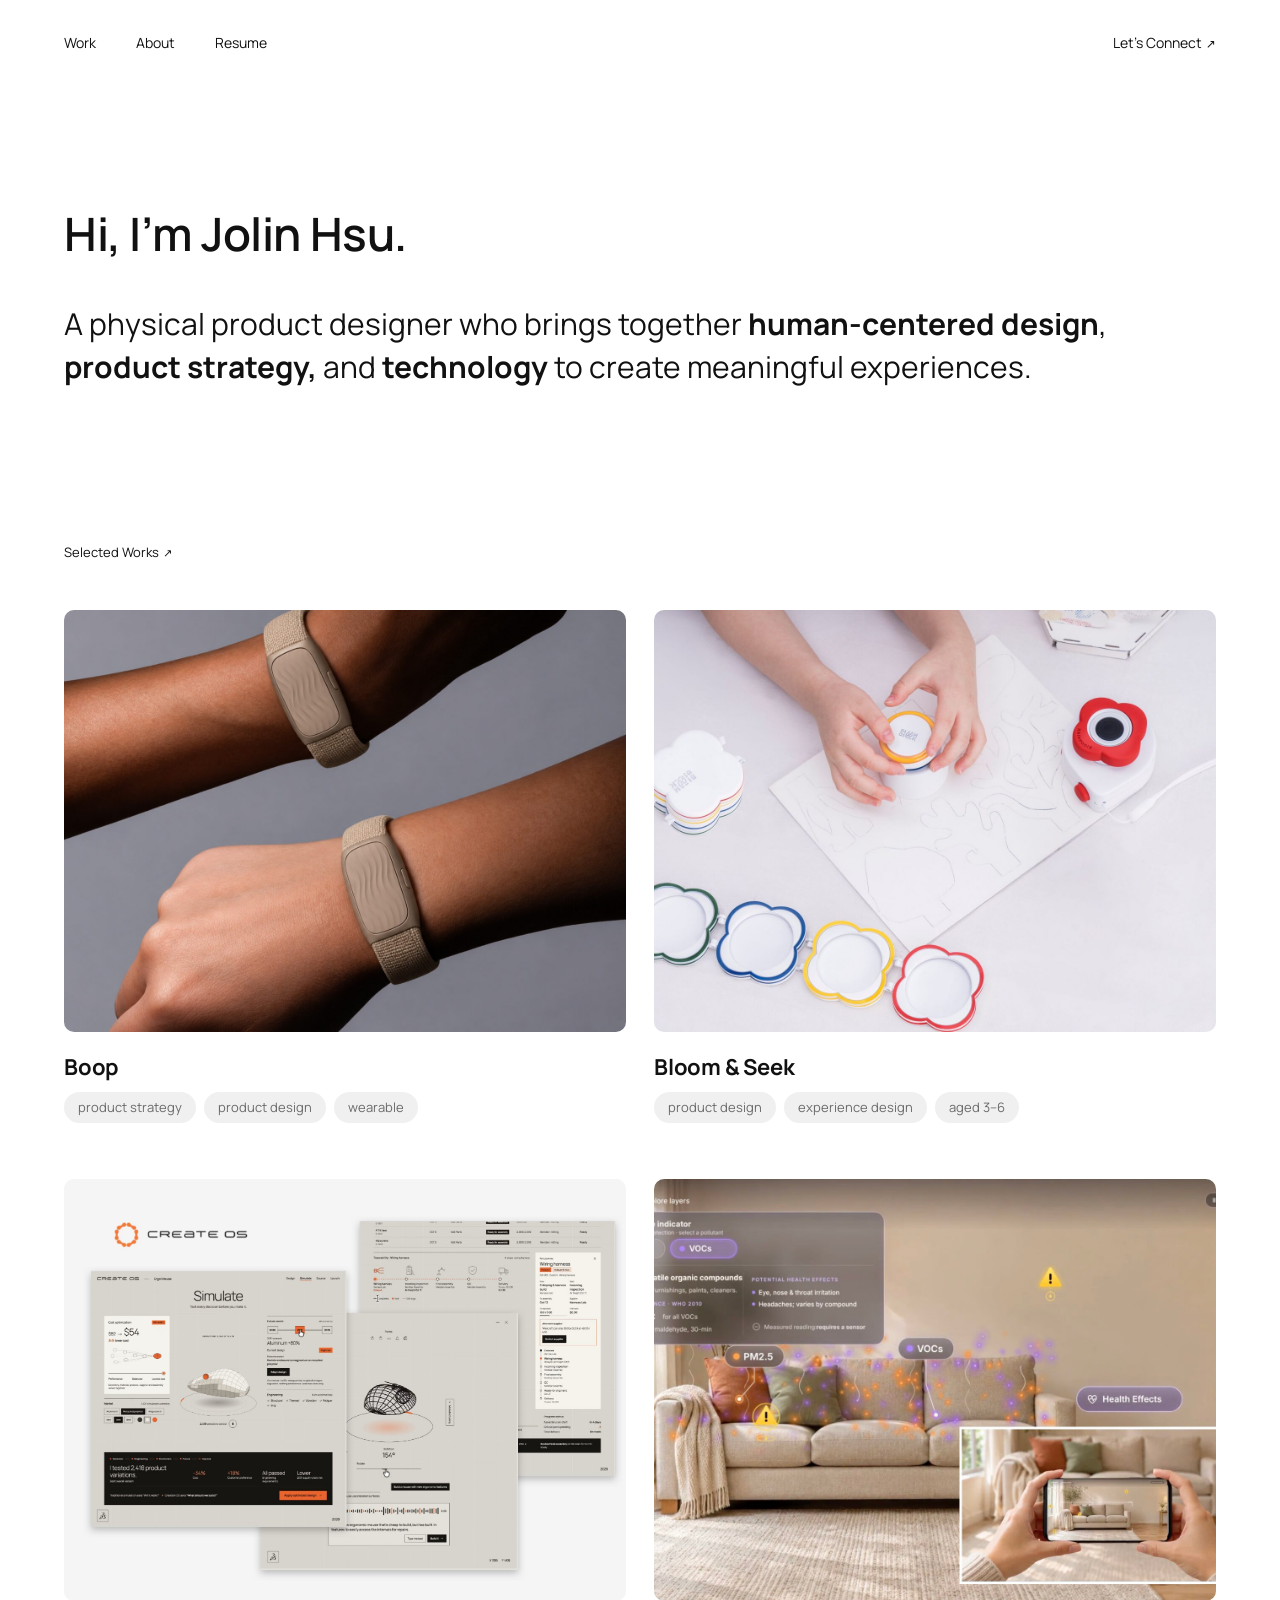
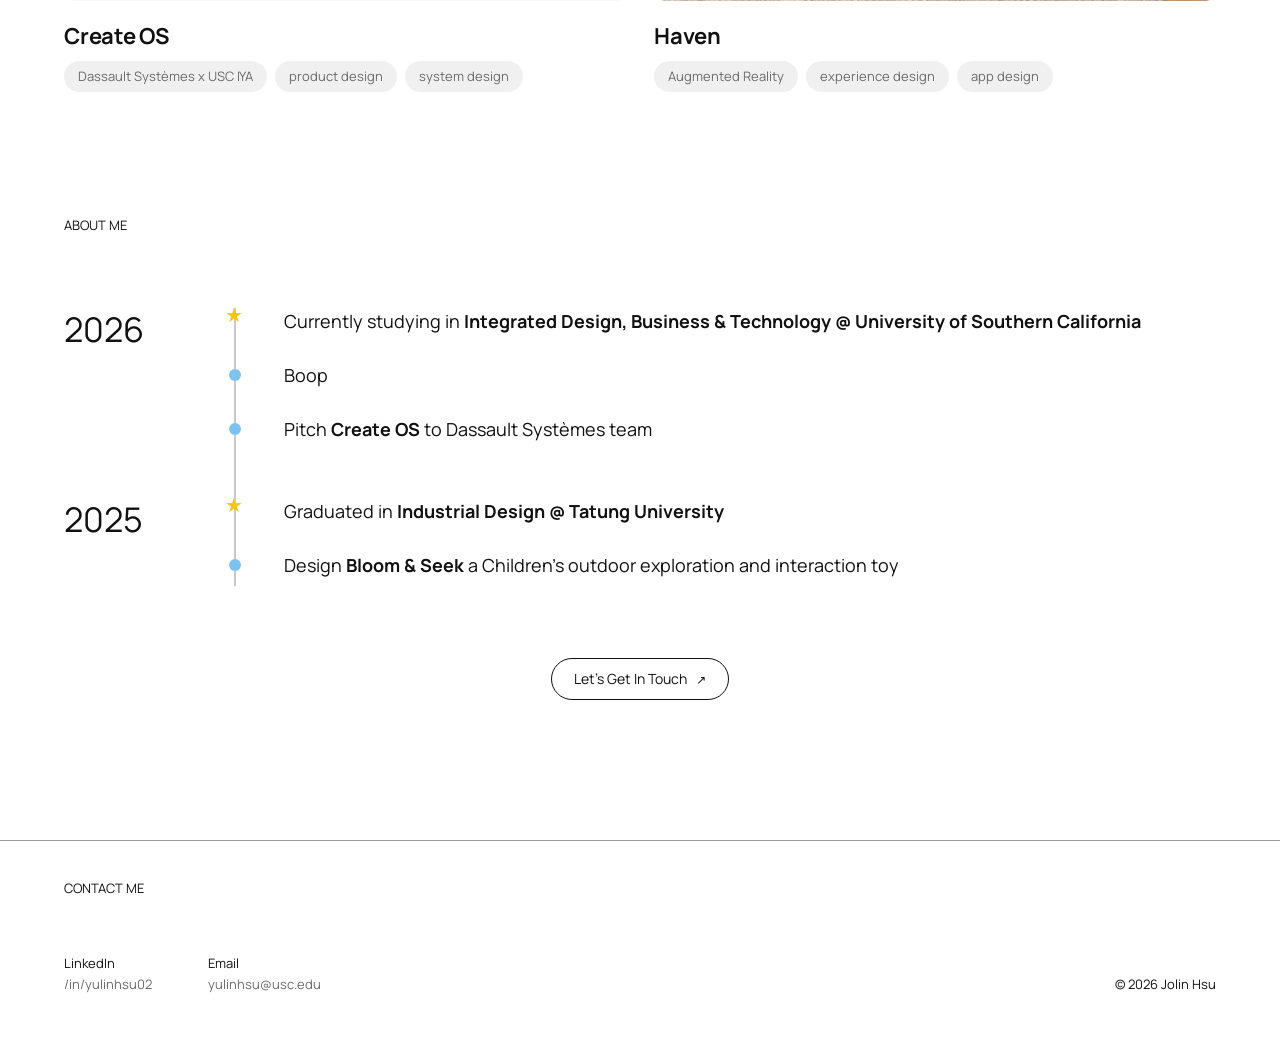
<file: index.html>
<!doctype html>
<html lang="en">
<head>
  <meta charset="utf-8">
  <meta name="viewport" content="width=device-width, initial-scale=1">
  <title>Jolin Hsu · Physical Product Designer</title>
  <meta name="description" content="Jolin (Yu Lin) Hsu, a physical product designer bringing together human-centered design, product strategy and technology.">
  <link rel="preconnect" href="https://fonts.googleapis.com">
  <link rel="preconnect" href="https://fonts.gstatic.com" crossorigin>
  <link href="https://fonts.googleapis.com/css2?family=Manrope:wght@400;500;600;700&display=swap" rel="stylesheet">
  <link rel="stylesheet" href="assets/style.css?v=5">
</head>
<body>
  <header class="site-header">
    <div class="wrap">
      <ul class="nav">
        <li><a href="#work">Work</a></li>
        <li><a href="#about">About</a></li>
        <li><a href="resume/">Resume</a></li>
      </ul>
      <a class="connect arrow" href="https://www.linkedin.com/in/yulinhsu02" target="_blank" rel="noopener">Let's Connect</a>
    </div>
  </header>

  <main>
    <section class="intro">
      <div class="wrap">
        <h1>Hi, I’m Jolin Hsu.</h1>
        <p>A physical product designer who brings together <strong>human-centered design</strong>, <strong>product strategy,</strong> and <strong>technology</strong> to create meaningful experiences.</p>
      </div>
    </section>

    <section id="work">
      <div class="wrap">
        <p class="label arrow">Selected Works</p>
        <div class="grid">
          <a class="card" href="boop/" data-cursor="View me">
            <div class="card-media"><img src="assets/img/boop-card.jpg" alt="Two wrists wearing the Boop band, an oatmeal woven wristband with a textured plate"></div>
            <h3>Boop</h3>
            <div class="tags"><span class="tag">product strategy</span><span class="tag">product design</span><span class="tag">wearable</span></div>
          </a>
          <div class="card" data-cursor="Coming soon">
            <span class="soon-badge">Coming soon</span>
            <div class="card-media"><img src="assets/img/bloom-seek-card.jpg" alt="A child's hands pressing a flower-shaped ring onto a cardboard sheet, with colourful rings and a red flower-shaped scanner" loading="lazy"></div>
            <h3>Bloom &amp; Seek</h3>
            <div class="tags"><span class="tag">product design</span><span class="tag">experience design</span><span class="tag">aged 3–6</span></div>
          </div>
          <div class="card" data-cursor="Coming soon">
            <span class="soon-badge">Coming soon</span>
            <div class="card-media"><img src="assets/img/create-os-card.jpg?v=3" alt="Three Create OS interface screens: a simulation dashboard, a voice-driven 3D modelling view and a parts traceability view" loading="lazy"></div>
            <h3>Create OS</h3>
            <div class="tags"><span class="tag">Dassault Systèmes x USC IYA</span><span class="tag">product design</span><span class="tag">system design</span></div>
          </div>
          <div class="card" data-cursor="Coming soon">
            <span class="soon-badge">Coming soon</span>
            <div class="card-media"><img src="assets/img/haven-card.jpg" alt="Haven augmented reality view of a living room showing air pollutant particles around a sofa, with a phone held up to scan the room" loading="lazy"></div>
            <h3>Haven</h3>
            <div class="tags"><span class="tag">Augmented Reality</span><span class="tag">experience design</span><span class="tag">app design</span></div>
          </div>
        </div>
      </div>
    </section>

    <section class="about" id="about">
      <div class="wrap">
        <p class="label">ABOUT ME</p>
        <div class="timeline">
          <div class="year">
            <div class="year-num">2026</div>
            <ul class="events">
              <li class="milestone">Currently studying in <strong>Integrated Design, Business &amp; Technology @ University of Southern California</strong></li>
              <li><a href="boop/">Boop</a></li>
              <li>Pitch <strong>Create OS</strong> to Dassault Systèmes team</li>
            </ul>
          </div>
          <div class="year">
            <div class="year-num">2025</div>
            <ul class="events">
              <li class="milestone">Graduated in <strong>Industrial Design @ Tatung University</strong></li>
              <li>Design <strong>Bloom &amp; Seek</strong> a Children’s outdoor exploration and interaction toy</li>
            </ul>
          </div>
        </div>
        <div class="cta-row"><a class="pill-outline arrow" href="mailto:yulinhsu@usc.edu">Let’s Get In Touch</a></div>
      </div>
    </section>
  </main>

  <footer class="site-footer" id="contact">
    <div class="wrap">
      <h2>Contact me</h2>
      <div class="footer-row">
        <div class="contacts">
          <a href="https://www.linkedin.com/in/yulinhsu02" target="_blank" rel="noopener">LinkedIn<span>/in/yulinhsu02</span></a>
          <a href="mailto:yulinhsu@usc.edu">Email<span>yulinhsu@usc.edu</span></a>
        </div>
        <span>© 2026 Jolin Hsu</span>
      </div>
    </div>
  </footer>
  <script src="assets/cursor.js?v=5"></script>
</body>
</html>
</file>
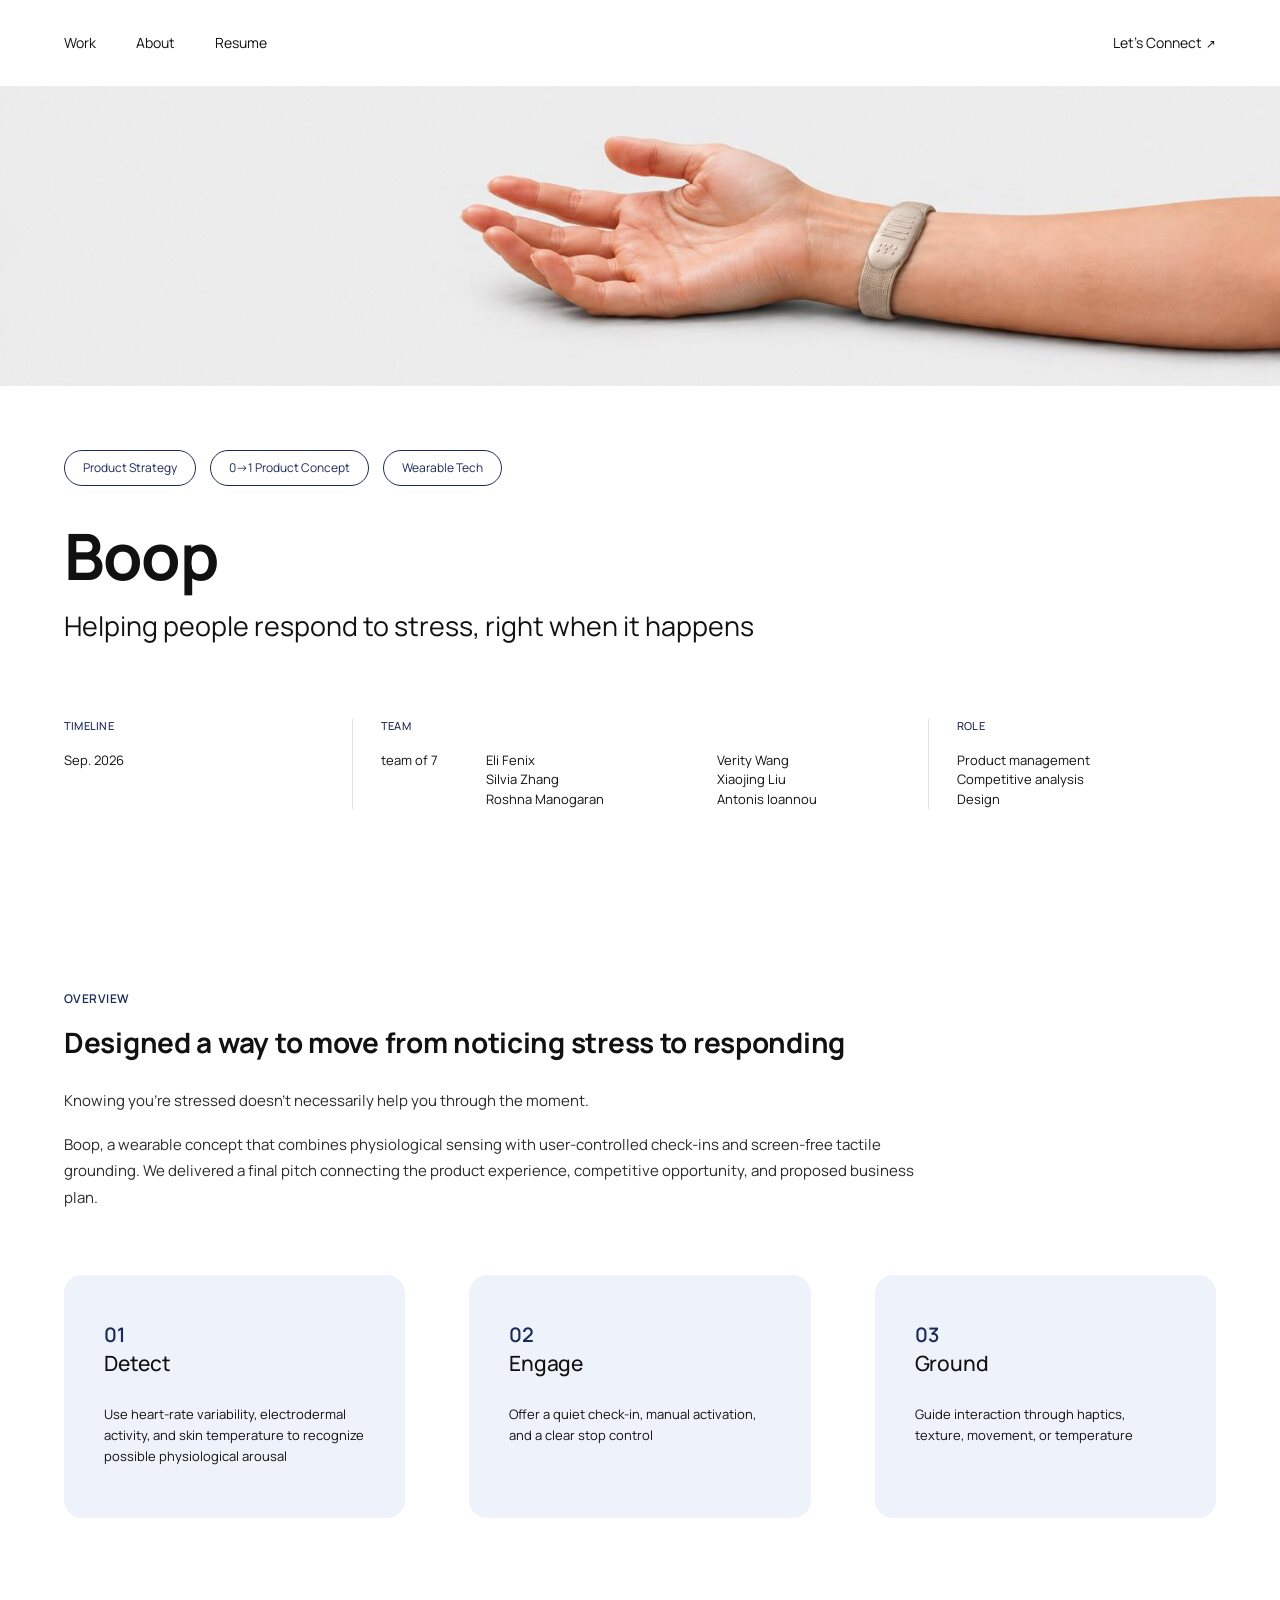
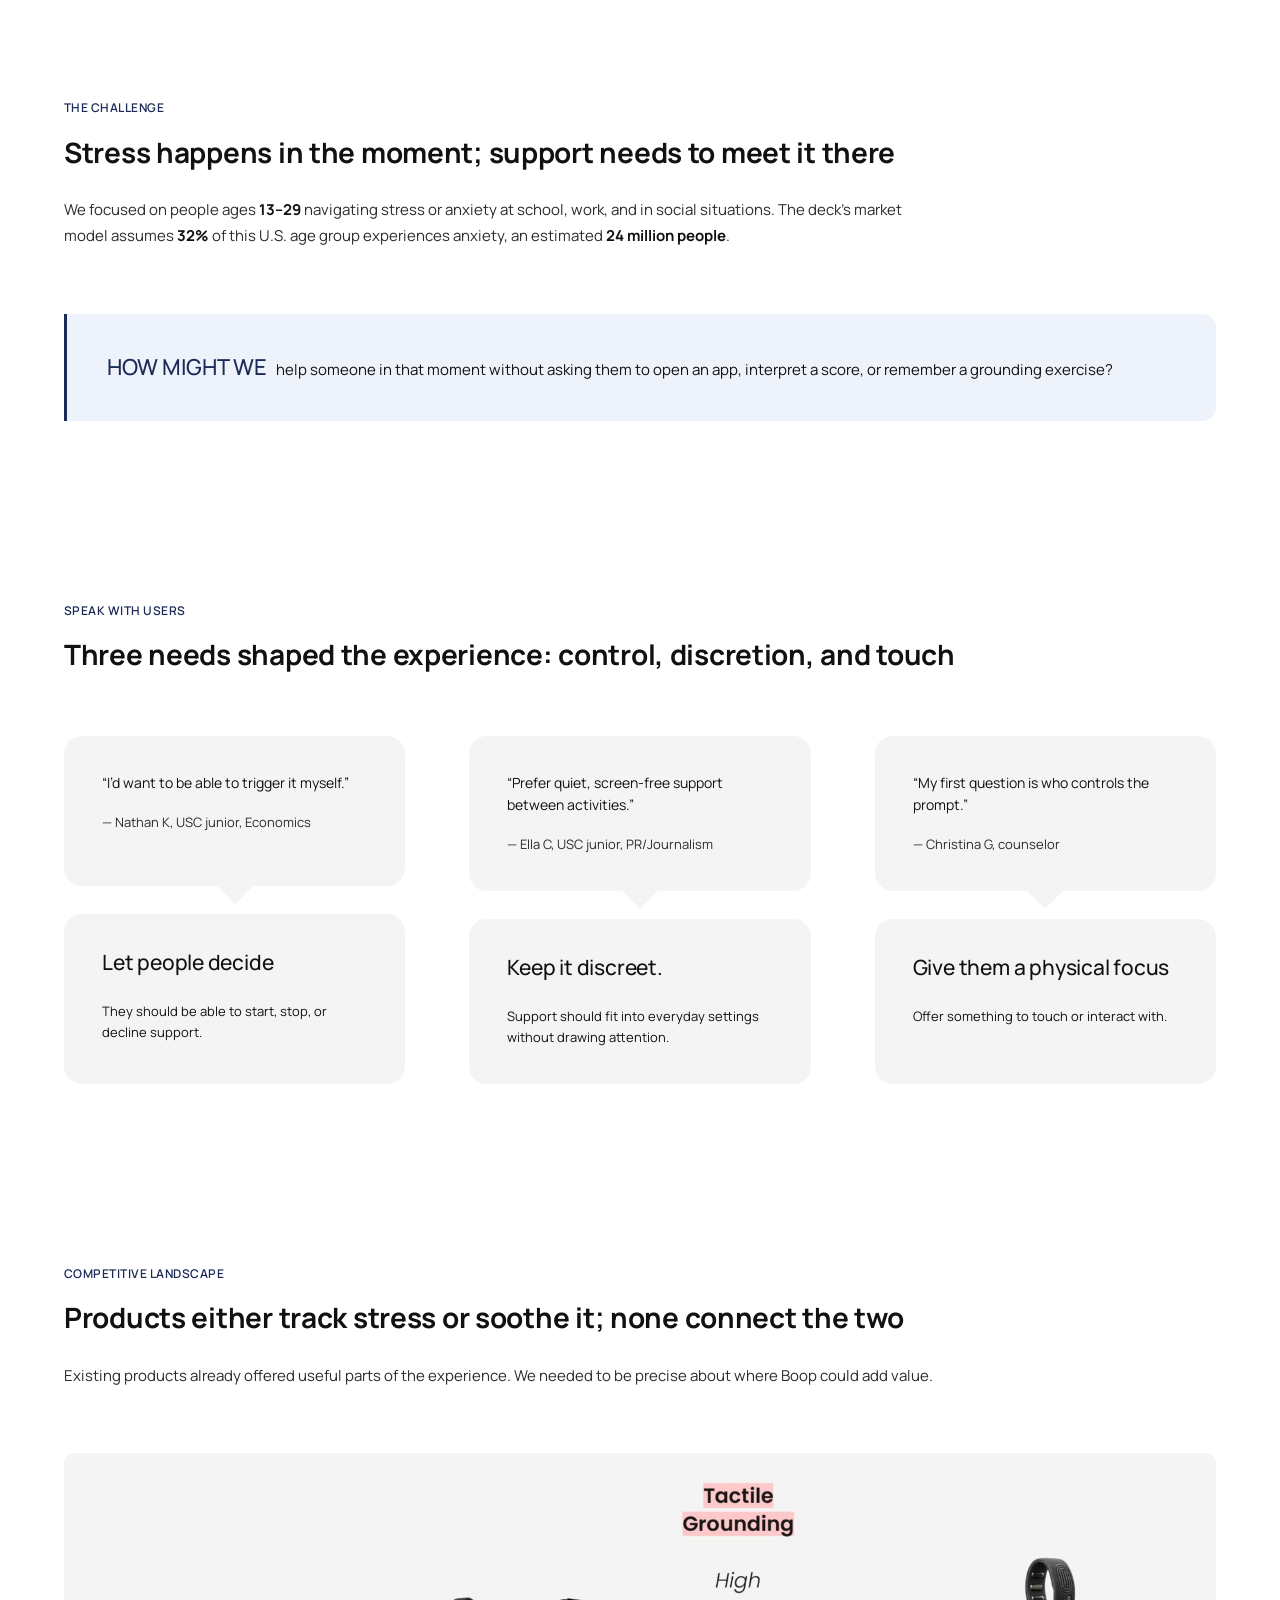
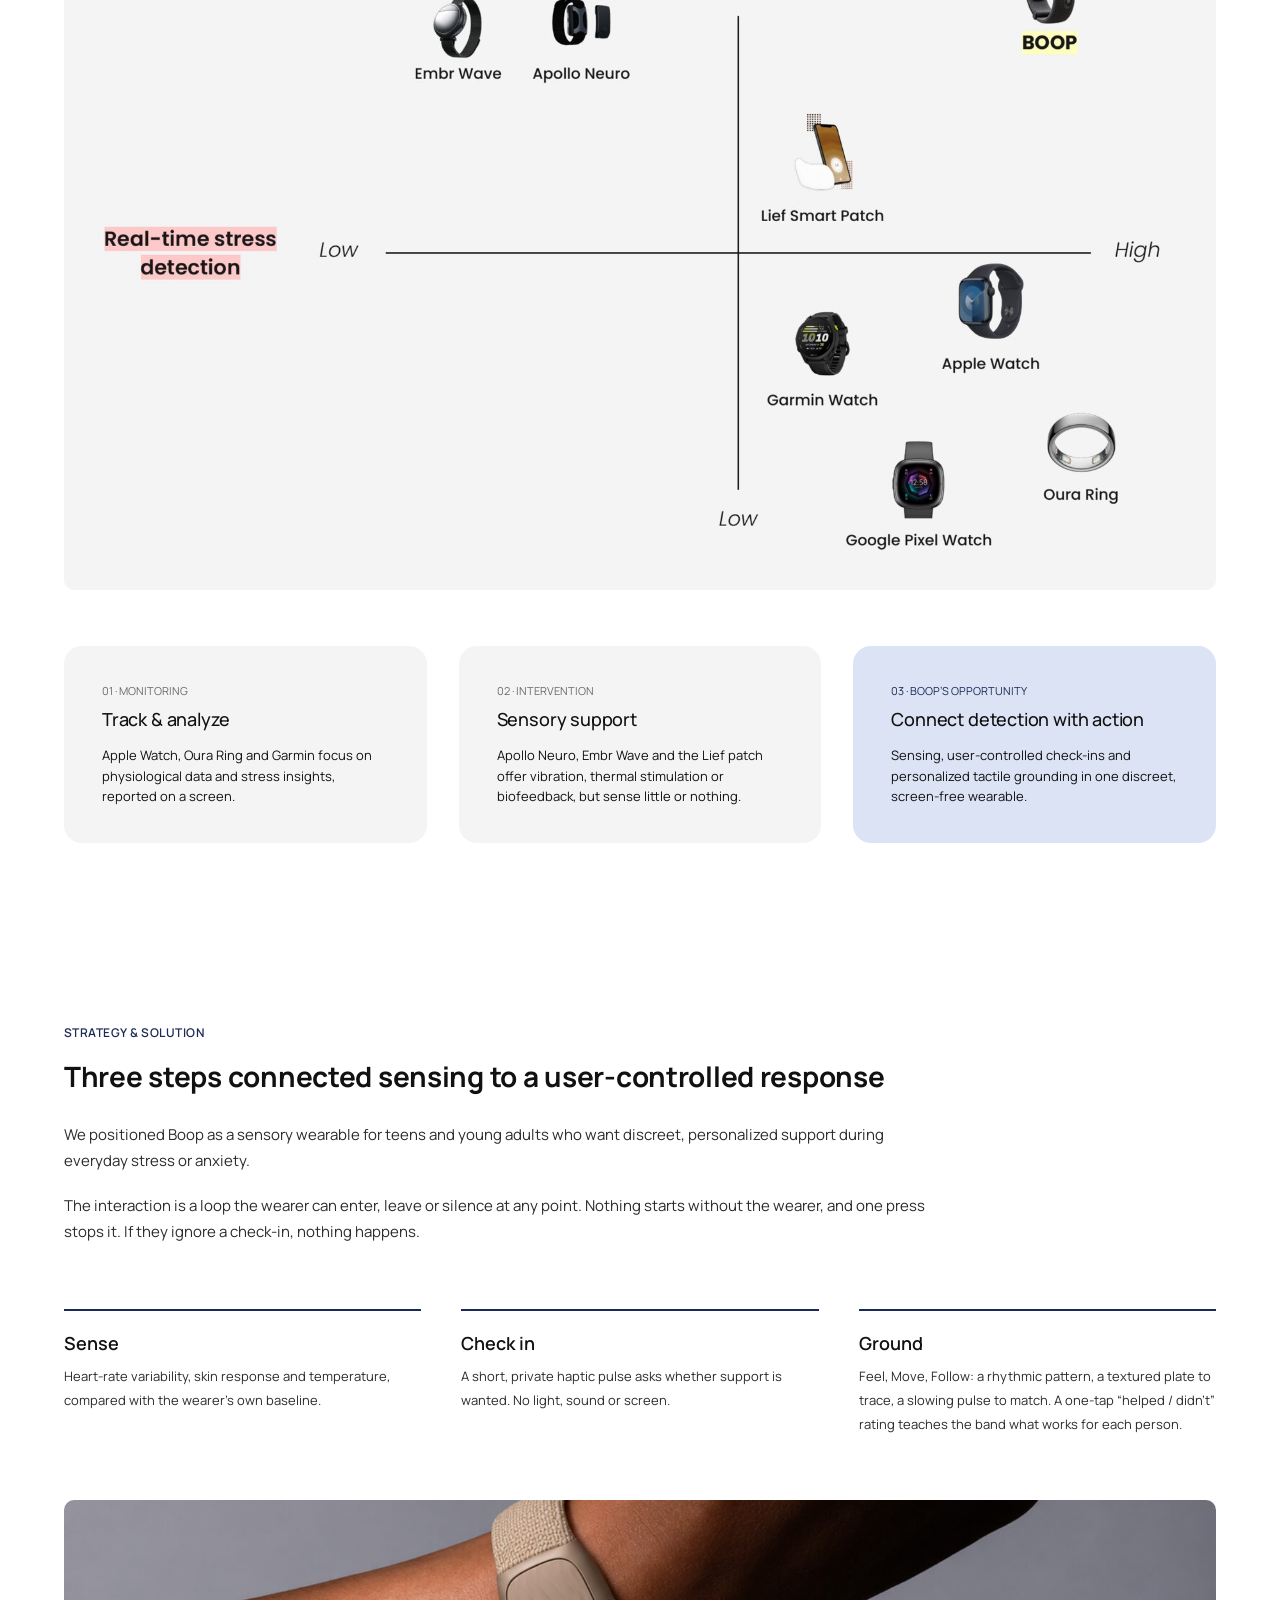
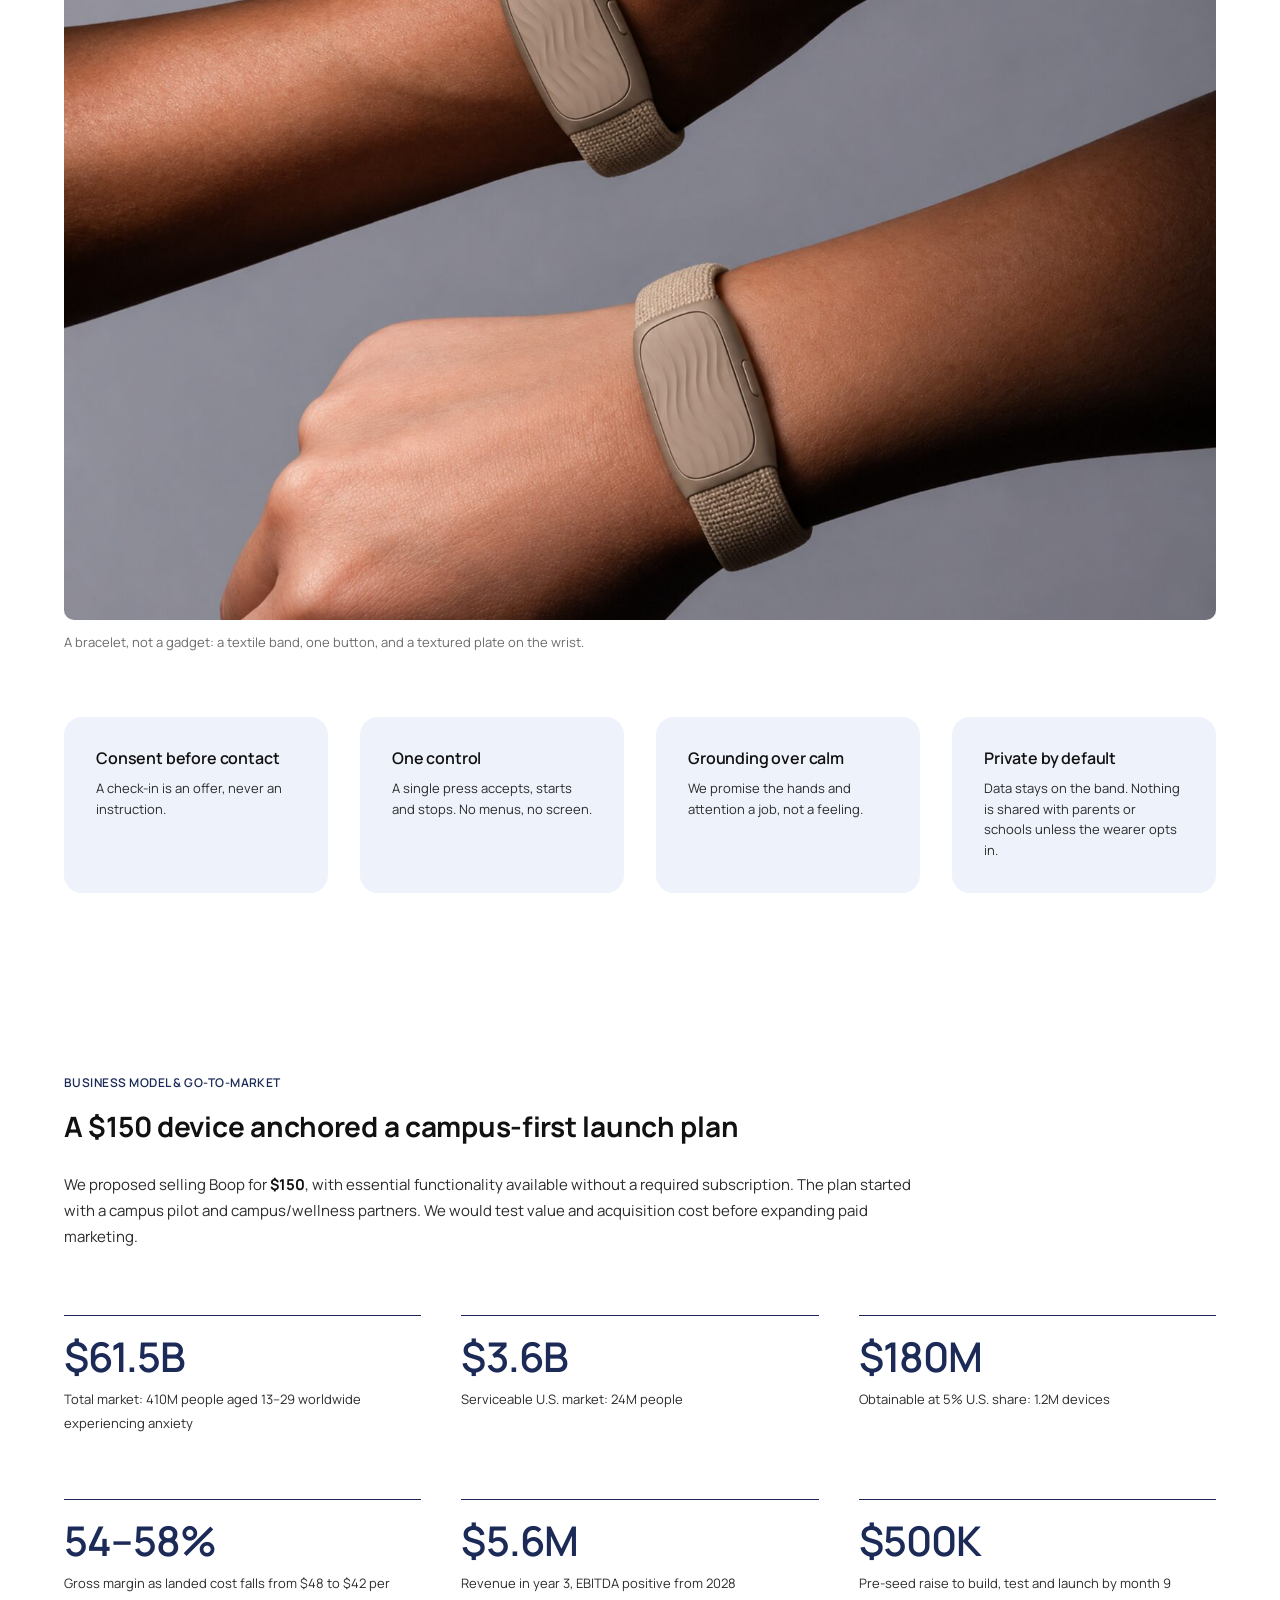
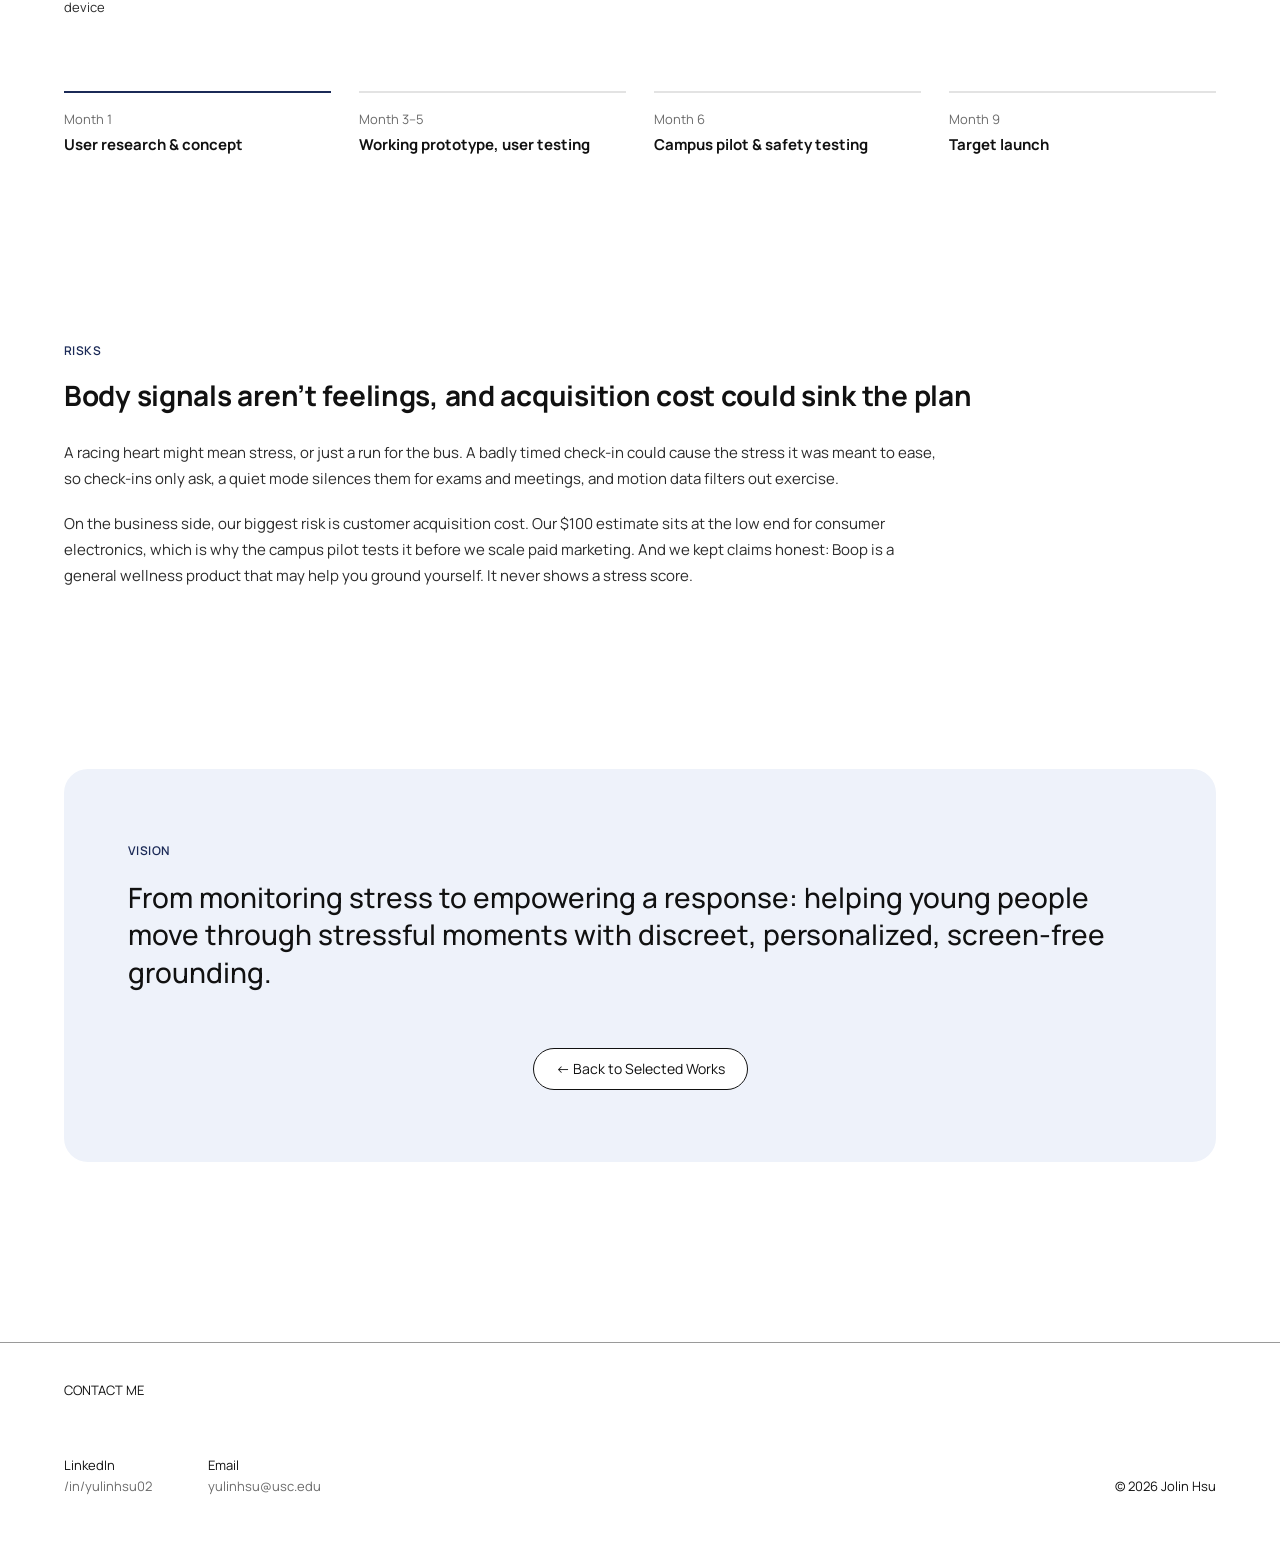
<file: boop/index.html>
<!doctype html>
<html lang="en">
<head>
  <meta charset="utf-8">
  <meta name="viewport" content="width=device-width, initial-scale=1">
  <title>Boop · Jolin Hsu</title>
  <meta name="description" content="Boop: a screen-free wearable concept that helps people respond to stress, right when it happens.">
  <link rel="preconnect" href="https://fonts.googleapis.com">
  <link rel="preconnect" href="https://fonts.gstatic.com" crossorigin>
  <link href="https://fonts.googleapis.com/css2?family=Manrope:wght@400;500;600;700&display=swap" rel="stylesheet">
  <link rel="stylesheet" href="../assets/style.css?v=5">
</head>
<body class="page-boop">
  <header class="site-header">
    <div class="wrap">
      <ul class="nav">
        <li><a href="../#work">Work</a></li>
        <li><a href="../#about">About</a></li>
        <li><a href="../resume/">Resume</a></li>
      </ul>
      <a class="connect arrow" href="https://www.linkedin.com/in/yulinhsu02" target="_blank" rel="noopener">Let's Connect</a>
    </div>
  </header>

  <main>
    <div class="cs-hero">
      <img src="../assets/img/boop-hero.jpg" alt="An open hand resting on a table, wearing a slim oatmeal textile wristband" width="1280" height="300">
    </div>

    <section class="cs-head">
      <div class="wrap">
        <div class="pills"><span>Product Strategy</span><span>0→1 Product Concept</span><span>Wearable Tech</span></div>
        <h1>Boop</h1>
        <p class="sub">Helping people respond to stress, right when it happens</p>

        <div class="meta">
          <div>
            <h2>Timeline</h2>
            <p>Sep. 2026</p>
          </div>
          <div>
            <h2>Team</h2>
            <div class="team">
              <p>team of 7</p>
              <ul><li>Eli Fenix</li><li>Silvia Zhang</li><li>Roshna Manogaran</li></ul>
              <ul><li>Verity Wang</li><li>Xiaojing Liu</li><li>Antonis Ioannou</li></ul>
            </div>
          </div>
          <div>
            <h2>Role</h2>
            <p>Product management<br>Competitive analysis<br>Design</p>
          </div>
        </div>
      </div>
    </section>

    <!-- Overview -->
    <section class="cs-section">
      <div class="wrap">
        <p class="kicker">Overview</p>
        <h2>Designed a way to move from noticing stress to responding</h2>
        <div class="body">
          <p>Knowing you’re stressed doesn’t necessarily help you through the moment.</p>
          <p>Boop, a wearable concept that combines physiological sensing with user-controlled check-ins and screen-free tactile grounding. We delivered a final pitch connecting the product experience, competitive opportunity, and proposed business plan.</p>
        </div>
        <div class="cards-3">
          <div class="step-card"><p class="n">01</p><h3>Detect</h3><p>Use heart-rate variability, electrodermal activity, and skin temperature to recognize possible physiological arousal</p></div>
          <div class="step-card"><p class="n">02</p><h3>Engage</h3><p>Offer a quiet check-in, manual activation, and a clear stop control</p></div>
          <div class="step-card"><p class="n">03</p><h3>Ground</h3><p>Guide interaction through haptics, texture, movement, or temperature</p></div>
        </div>
      </div>
    </section>

    <!-- Challenge -->
    <section class="cs-section">
      <div class="wrap">
        <p class="kicker">The challenge</p>
        <h2>Stress happens in the moment; support needs to meet it there</h2>
        <div class="body">
          <p>We focused on people ages <b>13–29</b> navigating stress or anxiety at school, work, and in social situations. The deck’s market model assumes <b>32%</b> of this U.S. age group experiences anxiety, an estimated <b>24 million people</b>.</p>
        </div>
        <p class="hmw"><b>How might we</b> help someone in that moment without asking them to open an app, interpret a score, or remember a grounding exercise?</p>
      </div>
    </section>

    <!-- Users -->
    <section class="cs-section">
      <div class="wrap">
        <p class="kicker">Speak with users</p>
        <h2>Three needs shaped the experience: control, discretion, and touch</h2>
        <div class="voices">
          <div class="voice">
            <div class="bubble">“I’d want to be able to trigger it myself.”<cite>— Nathan K, USC junior, Economics</cite></div>
            <div class="need"><h3>Let people decide</h3><p>They should be able to start, stop, or decline support.</p></div>
          </div>
          <div class="voice">
            <div class="bubble">“Prefer quiet, screen-free support between activities.”<cite>— Ella C, USC junior, PR/Journalism</cite></div>
            <div class="need"><h3>Keep it discreet.</h3><p>Support should fit into everyday settings without drawing attention.</p></div>
          </div>
          <div class="voice">
            <div class="bubble">“My first question is who controls the prompt.”<cite>— Christina G, counselor</cite></div>
            <div class="need"><h3>Give them a physical focus</h3><p>Offer something to touch or interact with.</p></div>
          </div>
        </div>
      </div>
    </section>

    <!-- Competitive landscape -->
    <section class="cs-section">
      <div class="wrap">
        <p class="kicker">Competitive landscape</p>
        <h2>Products either track stress or soothe it; none connect the two</h2>
        <div class="body">
          <p>Existing products already offered useful parts of the experience. We needed to be precise about where Boop could add value.</p>
        </div>
        <figure class="figure">
          <img src="../assets/img/boop-landscape.jpg" alt="Two-by-two chart: real-time stress detection on the horizontal axis, tactile grounding on the vertical. Embr Wave and Apollo Neuro sit high on grounding but low on detection. Apple Watch, Garmin, Pixel Watch and Oura Ring sit high on detection but low on grounding. Lief Smart Patch is in the middle. Boop sits alone in the top-right corner." loading="lazy">
        </figure>
        <div class="gap-row">
          <div class="need"><p class="k">01 · Monitoring</p><h3>Track &amp; analyze</h3><p>Apple Watch, Oura Ring and Garmin focus on physiological data and stress insights, reported on a screen.</p></div>
          <div class="need"><p class="k">02 · Intervention</p><h3>Sensory support</h3><p>Apollo Neuro, Embr Wave and the Lief patch offer vibration, thermal stimulation or biofeedback, but sense little or nothing.</p></div>
          <div class="need us"><p class="k">03 · Boop’s opportunity</p><h3>Connect detection with action</h3><p>Sensing, user-controlled check-ins and personalized tactile grounding in one discreet, screen-free wearable.</p></div>
        </div>
      </div>
    </section>

    <!-- Strategy & solution -->
    <section class="cs-section">
      <div class="wrap">
        <p class="kicker">Strategy &amp; Solution</p>
        <h2>Three steps connected sensing to a user-controlled response</h2>
        <div class="body">
          <p>We positioned Boop as a sensory wearable for teens and young adults who want discreet, personalized support during everyday stress or anxiety.</p>
          <p>The interaction is a loop the wearer can enter, leave or silence at any point. Nothing starts without the wearer, and one press stops it. If they ignore a check-in, nothing happens.</p>
        </div>
        <ol class="loop loop-wrap">
          <li><b>Sense</b><span>Heart-rate variability, skin response and temperature, compared with the wearer’s own baseline.</span></li>
          <li><b>Check in</b><span>A short, private haptic pulse asks whether support is wanted. No light, sound or screen.</span></li>
          <li><b>Ground</b><span>Feel, Move, Follow: a rhythmic pattern, a textured plate to trace, a slowing pulse to match. A one-tap “helped / didn’t” rating teaches the band what works for each person.</span></li>
        </ol>
        <figure class="figure crop">
          <img src="../assets/img/boop-band.jpg" alt="Two wrists wearing the Boop band: an oatmeal woven strap with a rounded wavy-textured plate and one small button" loading="lazy">
          <figcaption>A bracelet, not a gadget: a textile band, one button, and a textured plate on the wrist.</figcaption>
        </figure>
        <div class="principles">
          <div><h3>Consent before contact</h3><p>A check-in is an offer, never an instruction.</p></div>
          <div><h3>One control</h3><p>A single press accepts, starts and stops. No menus, no screen.</p></div>
          <div><h3>Grounding over calm</h3><p>We promise the hands and attention a job, not a feeling.</p></div>
          <div><h3>Private by default</h3><p>Data stays on the band. Nothing is shared with parents or schools unless the wearer opts in.</p></div>
        </div>
      </div>
    </section>

    <!-- Business model -->
    <section class="cs-section">
      <div class="wrap">
        <p class="kicker">Business model &amp; go-to-market</p>
        <h2>A $150 device anchored a campus-first launch plan</h2>
        <div class="body">
          <p>We proposed selling Boop for <b>$150</b>, with essential functionality available without a required subscription. The plan started with a campus pilot and campus/wellness partners. We would test value and acquisition cost before expanding paid marketing.</p>
        </div>
        <div class="stats">
          <div class="stat"><b>$61.5B</b><span>Total market: 410M people aged 13–29 worldwide experiencing anxiety</span></div>
          <div class="stat"><b>$3.6B</b><span>Serviceable U.S. market: 24M people</span></div>
          <div class="stat"><b>$180M</b><span>Obtainable at 5% U.S. share: 1.2M devices</span></div>
        </div>
        <div class="stats">
          <div class="stat"><b>54–58%</b><span>Gross margin as landed cost falls from $48 to $42 per device</span></div>
          <div class="stat"><b>$5.6M</b><span>Revenue in year 3, EBITDA positive from 2028</span></div>
          <div class="stat"><b>$500K</b><span>Pre-seed raise to build, test and launch by month 9</span></div>
        </div>
        <ol class="roadmap">
          <li class="now"><span class="when">Month 1</span><b>User research &amp; concept</b></li>
          <li><span class="when">Month 3–5</span><b>Working prototype, user testing</b></li>
          <li><span class="when">Month 6</span><b>Campus pilot &amp; safety testing</b></li>
          <li><span class="when">Month 9</span><b>Target launch</b></li>
        </ol>
      </div>
    </section>

    <!-- Risks -->
    <section class="cs-section">
      <div class="wrap">
        <p class="kicker">Risks</p>
        <h2>Body signals aren’t feelings, and acquisition cost could sink the plan</h2>
        <div class="body">
          <p>A racing heart might mean stress, or just a run for the bus. A badly timed check-in could cause the stress it was meant to ease, so check-ins only ask, a quiet mode silences them for exams and meetings, and motion data filters out exercise.</p>
          <p>On the business side, our biggest risk is customer acquisition cost. Our $100 estimate sits at the low end for consumer electronics, which is why the campus pilot tests it before we scale paid marketing. And we kept claims honest: Boop is a general wellness product that may help you ground yourself. It never shows a stress score.</p>
        </div>
      </div>
    </section>

    <!-- Vision -->
    <section class="cs-section">
      <div class="wrap"><div class="vision">
        <p class="kicker">Vision</p>
        <p class="big-quote">From monitoring stress to empowering a response: helping young people move through stressful moments with discreet, personalized, screen-free grounding.</p>
        <div class="back"><a class="pill-outline" href="../#work">← Back to Selected Works</a></div></div>
      </div>
    </section>
  </main>

  <footer class="site-footer" id="contact">
    <div class="wrap">
      <h2>Contact me</h2>
      <div class="footer-row">
        <div class="contacts">
          <a href="https://www.linkedin.com/in/yulinhsu02" target="_blank" rel="noopener">LinkedIn<span>/in/yulinhsu02</span></a>
          <a href="mailto:yulinhsu@usc.edu">Email<span>yulinhsu@usc.edu</span></a>
        </div>
        <span>© 2026 Jolin Hsu</span>
      </div>
    </div>
  </footer>
</body>
</html>
</file>
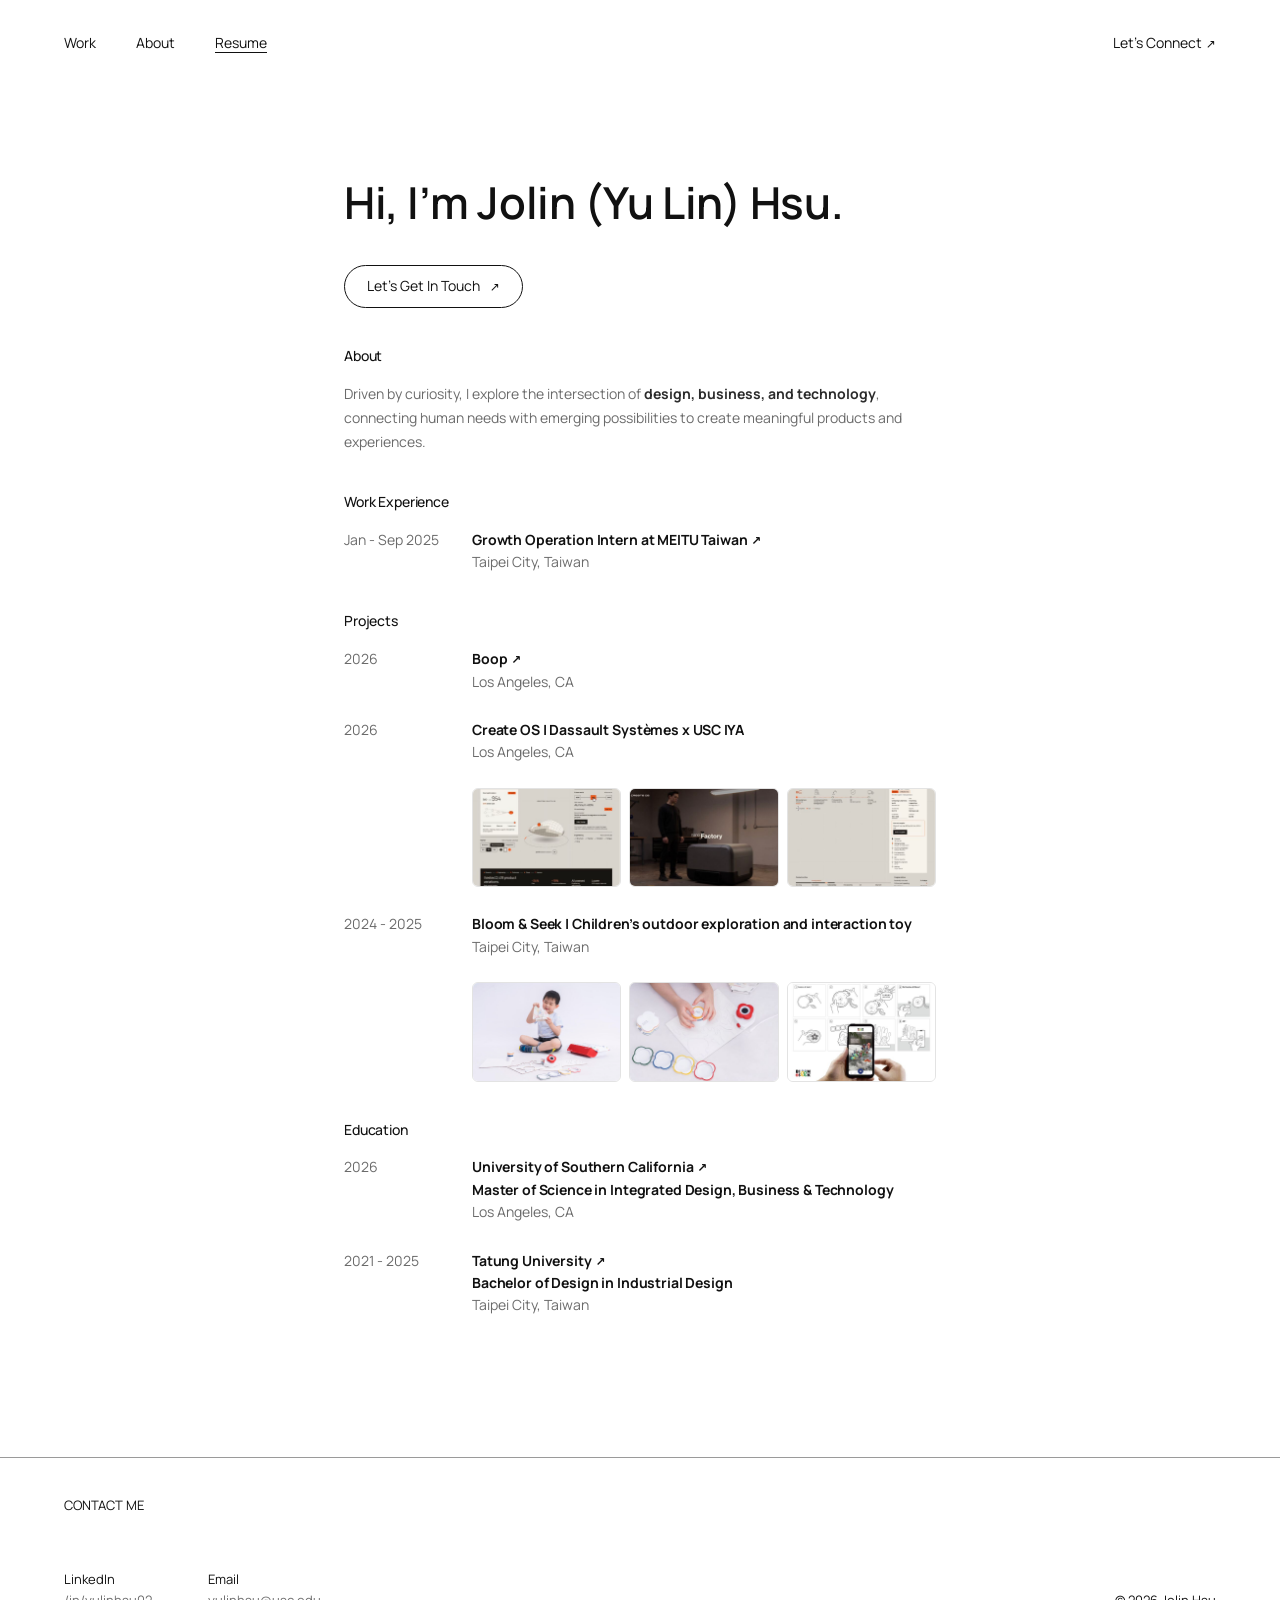
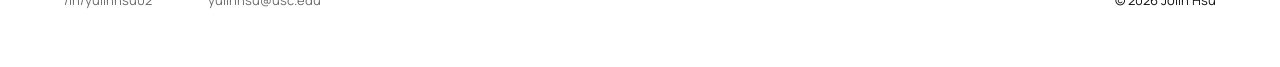
<file: resume/index.html>
<!doctype html>
<html lang="en">
<head>
  <meta charset="utf-8">
  <meta name="viewport" content="width=device-width, initial-scale=1">
  <title>Resume · Jolin Hsu</title>
  <meta name="description" content="Resume of Jolin (Yu Lin) Hsu: experience, projects and education.">
  <link rel="preconnect" href="https://fonts.googleapis.com">
  <link rel="preconnect" href="https://fonts.gstatic.com" crossorigin>
  <link href="https://fonts.googleapis.com/css2?family=Manrope:wght@400;500;600;700&display=swap" rel="stylesheet">
  <link rel="stylesheet" href="../assets/style.css?v=5">
</head>
<body>
  <header class="site-header">
    <div class="wrap">
      <ul class="nav">
        <li><a href="../#work">Work</a></li>
        <li><a href="../#about">About</a></li>
        <li><a href="./" aria-current="page">Resume</a></li>
      </ul>
      <a class="connect arrow" href="https://www.linkedin.com/in/yulinhsu02" target="_blank" rel="noopener">Let's Connect</a>
    </div>
  </header>

  <main class="resume">
    <h1>Hi, I’m Jolin (Yu Lin) Hsu.</h1>
    <a class="pill-outline arrow" href="mailto:yulinhsu@usc.edu">Let’s Get In Touch</a>

    <h2>About</h2>
    <p class="about-text">Driven by curiosity, I explore the intersection of <b>design, business, and technology</b>, connecting human needs with emerging possibilities to create meaningful products and experiences.</p>

    <h2>Work Experience</h2>
    <div class="cv-row">
      <div class="when">Jan - Sep 2025</div>
      <div>
        <h3><a class="arrow" href="https://www.meitu.com/en" target="_blank" rel="noopener">Growth Operation Intern at MEITU Taiwan</a></h3>
        <p class="where">Taipei City, Taiwan</p>
      </div>
    </div>

    <h2>Projects</h2>
    <div class="cv-row">
      <div class="when">2026</div>
      <div>
        <h3><a class="arrow" href="../boop/">Boop</a></h3>
        <p class="where">Los Angeles, CA</p>
      </div>
    </div>
    <div class="cv-row">
      <div class="when">2026</div>
      <div>
        <h3>Create OS | Dassault Systèmes x USC IYA</h3>
        <p class="where">Los Angeles, CA</p>
        <div class="thumbs">
          <img src="../assets/img/thumb-cos-1.jpg" alt="Create OS simulation screen" loading="lazy">
          <img src="../assets/img/thumb-cos-2.jpg" alt="Create OS nano Factory machine in a workshop" loading="lazy">
          <img src="../assets/img/thumb-cos-3.jpg" alt="Create OS parts traceability screen" loading="lazy">
        </div>
      </div>
    </div>
    <div class="cv-row">
      <div class="when">2024 - 2025</div>
      <div>
        <h3>Bloom &amp; Seek | Children’s outdoor exploration and interaction toy</h3>
        <p class="where">Taipei City, Taiwan</p>
        <div class="thumbs">
          <img src="../assets/img/thumb-bs-1.jpg" alt="A child playing with the Bloom &amp; Seek kit" loading="lazy">
          <img src="../assets/img/thumb-bs-2.jpg" alt="Hands pressing a flower ring onto a cut-out sheet" loading="lazy">
          <img src="../assets/img/thumb-bs-3.jpg" alt="Bloom &amp; Seek storyboard with the AR app" loading="lazy">
        </div>
      </div>
    </div>

    <h2>Education</h2>
    <div class="cv-row">
      <div class="when">2026</div>
      <div>
        <h3><a class="arrow" href="https://iovine-young.usc.edu/" target="_blank" rel="noopener">University of Southern California</a></h3>
        <h3>Master of Science in Integrated Design, Business &amp; Technology</h3>
        <p class="where">Los Angeles, CA</p>
      </div>
    </div>
    <div class="cv-row">
      <div class="when">2021 - 2025</div>
      <div>
        <h3><a class="arrow" href="https://www.ttu.edu.tw/" target="_blank" rel="noopener">Tatung University</a></h3>
        <h3>Bachelor of Design in Industrial Design</h3>
        <p class="where">Taipei City, Taiwan</p>
      </div>
    </div>
  </main>

  <footer class="site-footer" id="contact">
    <div class="wrap">
      <h2>Contact me</h2>
      <div class="footer-row">
        <div class="contacts">
          <a href="https://www.linkedin.com/in/yulinhsu02" target="_blank" rel="noopener">LinkedIn<span>/in/yulinhsu02</span></a>
          <a href="mailto:yulinhsu@usc.edu">Email<span>yulinhsu@usc.edu</span></a>
        </div>
        <span>© 2026 Jolin Hsu</span>
      </div>
    </div>
  </footer>
</body>
</html>
</file>
<file: assets/style.css>
/* Jolin Hsu portfolio, shared styles (matched to the Figma design) */
:root {
  --ink: #111111;
  --text: #2b2b2b;
  --muted: #6b6b6b;
  --line: #9a9a9a;
  --hair: #e3e3e3;
  --card: #f4f4f4;
  --card-2: #dcdcdc;
  --tag: #f0f0f0;
  --bg: #ffffff;
  --pink: #1b2a57;
  --hot-pink: #ff1f8f;
  --star: #f5c518;
  --dot: #7cc4ef;
  --max: 1152px;
  --gutter: 64px;
  --font: "Manrope", system-ui, -apple-system, "Segoe UI", sans-serif;
}

*, *::before, *::after { box-sizing: border-box; }
html { -webkit-text-size-adjust: 100%; scroll-behavior: smooth; }
body {
  margin: 0; background: var(--bg); color: var(--text);
  font-family: var(--font); font-size: 16px; line-height: 1.6;
  -webkit-font-smoothing: antialiased;
}
img { max-width: 100%; display: block; }
a { color: inherit; }
h1, h2, h3 { color: var(--ink); line-height: 1.2; margin: 0; font-weight: 700; letter-spacing: -0.01em; }
p { margin: 0; }
b, strong { color: var(--ink); font-weight: 700; }

.wrap { max-width: calc(var(--max) + var(--gutter) * 2); margin: 0 auto; padding: 0 var(--gutter); }
.arrow::after { content: "↗"; font-size: .85em; margin-left: 4px; }

/* ---------- Header ---------- */
.site-header { padding: 32px 0; }
.site-header .wrap { display: flex; align-items: center; justify-content: space-between; gap: 16px; }
.nav { display: flex; gap: 40px; list-style: none; margin: 0; padding: 0; font-size: 14px; }
.nav a, .connect { text-decoration: none; color: var(--ink); }
.nav a:hover, .connect:hover { text-decoration: underline; text-underline-offset: 4px; }
.nav a[aria-current="page"] { text-decoration: underline; text-underline-offset: 4px; }
.connect { font-size: 14px; }

/* ---------- Pills ---------- */
.pill-outline {
  display: inline-flex; align-items: center; gap: 6px; padding: 9px 22px;
  border: 1px solid var(--ink); border-radius: 999px; font-size: 14px; color: var(--ink);
  text-decoration: none; background: #fff; white-space: nowrap; transition: background .2s, color .2s;
}
a.pill-outline:hover { background: var(--ink); color: #fff; }
.tags { display: flex; flex-wrap: wrap; gap: 8px; }
.tag { background: var(--tag); border-radius: 999px; padding: 5px 14px; font-size: 13px; color: var(--muted); }

/* ---------- Home ---------- */
.intro { padding: 120px 0 150px; }
.intro h1 { font-size: clamp(34px, 3.6vw, 46px); margin-bottom: 40px; font-weight: 600; }
.intro p { font-size: clamp(20px, 2.4vw, 30px); line-height: 1.45; color: var(--ink); max-width: 1080px; }

.label { font-size: 13px; color: var(--ink); margin-bottom: 48px; display: inline-block; text-decoration: none; }

.grid { display: grid; grid-template-columns: repeat(2, 1fr); gap: 56px 28px; }
.card { position: relative; display: block; cursor: default; text-decoration: none; color: inherit; }
.card-media { aspect-ratio: 4 / 3; border-radius: 10px; overflow: hidden; background: var(--card); }
.card-media img { width: 100%; height: 100%; object-fit: cover; transition: transform .7s cubic-bezier(.2,.7,.2,1), filter .4s; }
.card h3 { font-size: 22px; margin: 22px 0 12px; font-weight: 700; }

/* Card hover: lift + zoom the image, dim the other cards */
@media (hover: hover) {
  .card-media { transition: box-shadow .4s, transform .4s cubic-bezier(.2,.7,.2,1); }
  .card:hover .card-media { transform: translateY(-6px); box-shadow: 0 18px 40px rgba(0,0,0,.12); }
  .card:hover .card-media img { transform: scale(1.05); }
  .grid:hover .card:not(:hover) .card-media img { filter: grayscale(.5) brightness(1.04); }
}

/* About timeline */
.about { padding-top: 120px; }
.timeline { margin-top: 24px; }
.year { display: grid; grid-template-columns: 170px 1fr; }
.year + .year { margin-top: 0; }
.year-num { font-size: 34px; color: var(--ink); line-height: 1; padding-top: 4px; }
.events { list-style: none; margin: 0; padding: 0 0 56px 0; border-left: 2px solid #c9c9c9; }
.year:last-child .events { padding-bottom: 8px; }
.events li { position: relative; padding: 0 0 28px 48px; font-size: 18px; color: var(--ink); line-height: 1.45; }
.events li:last-child { padding-bottom: 0; }
.events li::before {
  content: ""; position: absolute; left: -7px; top: 7px; width: 12px; height: 12px; border-radius: 50%; background: var(--dot);
}
.events li.milestone::before {
  content: "★"; background: none; color: var(--star); width: auto; height: auto; left: -11px; top: -3px; font-size: 20px; line-height: 1;
}
.events a { text-decoration: none; }
.events a:hover { text-decoration: underline; }
.cta-row { display: flex; justify-content: center; margin-top: 72px; }

/* ---------- Custom cursor tag ---------- */
.cursor-tag {
  position: fixed; left: 0; top: 0; z-index: 1000; pointer-events: none;
  padding: 12px 24px; border-radius: 999px; background: var(--hot-pink); color: #fff;
  font: 600 15px/1 var(--font); text-align: center; white-space: nowrap;
  transform: translate(-50%, -50%) scale(.3); opacity: 0;
  transition: opacity .2s ease, transform .25s cubic-bezier(.2,.9,.3,1.3);
  box-shadow: 0 6px 18px rgba(255, 31, 143, .35);
}
.cursor-tag.is-soon { background: #fff; color: var(--hot-pink); box-shadow: inset 0 0 0 1.5px var(--hot-pink), 0 6px 18px rgba(255, 31, 143, .2); }
.cursor-tag.is-on { opacity: 1; transform: translate(-50%, -50%) scale(1); }
@media (hover: hover) and (pointer: fine) { .has-cursor-tag .card { cursor: none; } }
.soon-badge { display: none; }
@media (hover: none) {
  .soon-badge {
    display: block; position: absolute; top: 12px; left: 12px; background: #fff; color: var(--hot-pink); border: 1.5px solid var(--hot-pink);
    font-size: 12px; font-weight: 600; padding: 6px 12px; border-radius: 999px;
  }
}

/* ---------- Footer ---------- */
.site-footer { margin-top: 140px; border-top: 1px solid var(--line); padding: 40px 0 56px; font-size: 13px; color: var(--ink); }
.site-footer h2 { font-size: 13px; font-weight: 400; text-transform: uppercase; margin-bottom: 56px; }
.footer-row { display: flex; justify-content: space-between; align-items: flex-end; flex-wrap: wrap; gap: 24px; }
.contacts { display: flex; gap: 56px; flex-wrap: wrap; }
.contacts a { text-decoration: none; display: block; }
.contacts a:hover { text-decoration: underline; }
.contacts span { display: block; color: var(--muted); }

/* ---------- Case study (/boop) ---------- */
.cs-hero { max-width: calc(var(--max) + var(--gutter) * 2); margin: 0 auto; }
.cs-hero img { width: 100%; height: auto; aspect-ratio: 1280 / 300; object-fit: cover; }
.cs-head { padding: 40px 0 0; }
.cs-head .pills { display: flex; flex-wrap: wrap; gap: 14px; }
.cs-head .pills span { border: 1px solid var(--ink); border-radius: 999px; padding: 7px 18px; font-size: 13px; color: var(--ink); }
.cs-head h1 { font-size: clamp(48px, 6vw, 72px); margin: 24px 0 6px; letter-spacing: -0.02em; }
.cs-head .sub { font-size: clamp(20px, 2.4vw, 32px); color: var(--ink); }

.meta { display: grid; grid-template-columns: 1fr 2fr 1fr; margin-top: 48px; }
.meta > div { padding: 0 28px; border-left: 1px solid var(--hair); }
.meta > div:first-child { padding-left: 0; border-left: 0; }
.meta h2 { font-size: 12px; font-weight: 500; color: var(--muted); text-transform: uppercase; margin-bottom: 18px; letter-spacing: .02em; }
.meta p, .meta li { font-size: 14px; color: var(--ink); line-height: 1.5; }
.team { display: grid; grid-template-columns: auto 1fr 1fr; gap: 0 48px; }
.team ul { list-style: none; margin: 0; padding: 0; }

.cs-section { padding-top: 120px; }
.kicker { font-size: 13px; color: var(--ink); text-transform: uppercase; margin-bottom: 14px; }
.cs-section h2 { font-size: clamp(24px, 2.5vw, 32px); margin-bottom: 22px; font-weight: 700; }
.cs-section .body { max-width: 1040px; font-size: 16px; color: var(--text); }
.cs-section .body p + p { margin-top: 14px; }

.cards-3 { display: grid; grid-template-columns: repeat(3, 1fr); gap: 52px; margin-top: 48px; }
.step-card { background: var(--card); border-radius: 18px; padding: 38px 38px 44px; min-height: 230px; }
.step-card .n { font-size: 24px; color: var(--ink); }
.step-card h3 { font-size: 24px; font-weight: 500; margin: 0 0 28px; }
.step-card p { font-size: 14px; color: var(--ink); }

.hmw { margin-top: 48px; font-size: 16px; color: var(--ink); }
.hmw b { font-weight: 500; font-size: clamp(20px, 2vw, 26px); text-transform: uppercase; margin-right: 6px; }

.voices { display: grid; grid-template-columns: repeat(3, 1fr); gap: 52px; margin-top: 48px; }
.voice { display: flex; flex-direction: column; gap: 28px; }
.bubble { position: relative; background: var(--card); border-radius: 18px; padding: 36px 38px; min-height: 150px; font-size: 15px; color: var(--ink); }
.bubble::after { content: ""; position: absolute; left: 50%; bottom: -18px; transform: translateX(-50%); border: 18px solid transparent; border-bottom: 0; border-top-color: var(--card); }
.bubble cite { display: block; font-style: normal; margin-top: 18px; color: var(--text); font-size: 14px; }
.need { background: var(--card-2); border-radius: 18px; padding: 36px 38px; flex: 1; }
.need h3 { font-size: 24px; font-weight: 500; margin-bottom: 26px; }
.need p { font-size: 14px; color: var(--ink); }

.figure { margin: 48px 0 0; }
.figure img { width: 100%; border-radius: 10px; }
.figure.crop img { aspect-ratio: 16 / 10; object-fit: cover; object-position: center 40%; }
.figure figcaption { font-size: 13px; color: var(--muted); margin-top: 12px; }

.gap-row { display: grid; grid-template-columns: repeat(3, 1fr); gap: 28px; margin-top: 40px; }
.gap-row .need h3 { font-size: 20px; margin-bottom: 14px; }
.gap-row .need .k { font-size: 12px; text-transform: uppercase; color: var(--muted); margin-bottom: 10px; }
.gap-row .need.us { background: #dbe3f4; }

.loop { display: grid; grid-template-columns: repeat(3, 1fr); gap: 20px; margin-top: 48px; counter-reset: s; }
.loop li { list-style: none; border-top: 2px solid var(--ink); padding-top: 18px; }
.loop b { display: block; font-size: 20px; font-weight: 600; color: var(--ink); margin-bottom: 6px; }
.loop span { font-size: 14px; }
.loop-wrap { padding: 0; margin: 0; }

.two-up { display: grid; grid-template-columns: 1fr 1fr; gap: 28px; margin-top: 28px; }
.two-up img { width: 100%; height: 100%; object-fit: cover; border-radius: 10px; }

.principles { display: grid; grid-template-columns: repeat(4, 1fr); gap: 28px; margin-top: 48px; }
.principles div { background: var(--card); border-radius: 18px; padding: 28px; }
.principles h3 { font-size: 18px; font-weight: 600; margin-bottom: 10px; }
.principles p { font-size: 14px; }

.stats { display: grid; grid-template-columns: repeat(3, 1fr); gap: 28px; margin-top: 48px; }
.stat { border-top: 1px solid var(--ink); padding-top: 18px; }
.stat b { display: block; font-size: clamp(32px, 3.6vw, 48px); font-weight: 600; letter-spacing: -0.02em; line-height: 1.1; margin-bottom: 8px; }
.stat span { font-size: 14px; }

.roadmap { list-style: none; padding: 0; margin: 48px 0 0; display: grid; grid-template-columns: repeat(4, 1fr); gap: 20px; }
.roadmap li { border-top: 2px solid var(--hair); padding-top: 16px; font-size: 14px; }
.roadmap li.now { border-color: var(--pink); }
.roadmap b { display: block; font-size: 16px; margin-bottom: 4px; }
.roadmap .when { color: var(--muted); font-size: 13px; display: block; margin-bottom: 4px; }

.big-quote { font-size: clamp(22px, 2.6vw, 32px); font-weight: 500; line-height: 1.35; color: var(--ink); max-width: 1000px; }
.back { margin-top: 72px; display: flex; justify-content: center; }

/* ---------- Resume ---------- */
.resume { max-width: 640px; margin: 0 auto; padding: 90px 24px 0; }
.resume h1 { font-size: clamp(32px, 4vw, 44px); font-weight: 600; margin-bottom: 36px; }
.resume h2 { font-size: 14px; font-weight: 500; color: var(--ink); margin: 40px 0 18px; }
.resume .about-text { font-size: 14px; color: var(--muted); line-height: 1.7; }
.resume .about-text b { color: var(--text); }
.cv-row { display: grid; grid-template-columns: 128px 1fr; gap: 0 0; font-size: 14px; }
.cv-row + .cv-row { margin-top: 26px; }
.cv-row .when { color: var(--muted); }
.cv-row h3 { font-size: 14px; font-weight: 700; line-height: 1.6; }
.cv-row h3 a { text-decoration: none; }
.cv-row h3 a:hover { text-decoration: underline; }
.cv-row .where { color: var(--muted); }
.thumbs { display: grid; grid-template-columns: repeat(3, 1fr); gap: 8px; margin-top: 24px; }
.thumbs img { border-radius: 6px; aspect-ratio: 3 / 2; object-fit: cover; width: 100%; border: 1px solid var(--hair); }

/* ---------- Responsive ---------- */
@media (max-width: 960px) {
  :root { --gutter: 32px; }
  .cards-3, .voices { gap: 24px; }
  .principles { grid-template-columns: repeat(2, 1fr); }
}
@media (max-width: 760px) {
  :root { --gutter: 16px; }
  .nav { gap: 20px; }
  .intro { padding: 64px 0 80px; }
  .grid { grid-template-columns: 1fr; gap: 40px; }
  .year { grid-template-columns: 1fr; gap: 16px; }
  .year-num { font-size: 28px; }
  .events { margin-left: 8px; }
  .events li { font-size: 16px; }
  .meta { grid-template-columns: 1fr; gap: 28px; }
  .meta > div { padding: 0; border-left: 0; }
  .team { grid-template-columns: 1fr; gap: 8px; }
  .cards-3, .voices, .gap-row, .stats, .two-up, .principles { grid-template-columns: 1fr; }
  .loop { grid-template-columns: 1fr; }
  .roadmap { grid-template-columns: 1fr 1fr; }
  .cs-section { padding-top: 80px; }
  .cv-row { grid-template-columns: 1fr; }
  .cv-row .when { margin-bottom: 2px; }
}
@media (max-width: 420px) {
  .nav { gap: 14px; font-size: 13px; }
  .loop, .roadmap { grid-template-columns: 1fr; }
}
@media (prefers-reduced-motion: reduce) {
  html { scroll-behavior: auto; }
  *, *::before, *::after { transition: none !important; }
}

/* ---------- /boop: more space, pink accents, one size smaller ---------- */
.page-boop { --pink: #1b2a57; --pink-soft: #eef2fa; --pink-mid: #dbe3f4; font-size: 15px; }
.page-boop .cs-head { padding-top: 64px; }
.page-boop .cs-head .pills span { border-color: var(--pink); color: var(--pink); font-size: 12px; }
.page-boop .cs-head h1 { font-size: clamp(44px, 5.4vw, 64px); margin: 32px 0 10px; }
.page-boop .cs-head .sub { font-size: clamp(18px, 2.1vw, 28px); }
.page-boop .meta { margin-top: 72px; }
.page-boop .meta h2 { font-size: 11px; color: var(--pink); }
.page-boop .meta p, .page-boop .meta li { font-size: 13px; }
.page-boop .cs-section { padding-top: 180px; }
.page-boop .kicker { font-size: 12px; color: var(--pink); font-weight: 600; letter-spacing: .04em; margin-bottom: 18px; }
.page-boop .cs-section h2 { font-size: clamp(22px, 2.2vw, 28px); margin-bottom: 28px; }
.page-boop .cs-section .body { font-size: 15px; line-height: 1.75; max-width: 880px; }
.page-boop .cs-section .body p + p { margin-top: 18px; }
.page-boop .cards-3, .page-boop .voices { gap: 64px; margin-top: 64px; }
.page-boop .step-card { background: var(--pink-soft); padding: 44px 40px 52px; }
.page-boop .step-card .n { font-size: 20px; color: var(--pink); font-weight: 600; }
.page-boop .step-card h3, .page-boop .need h3 { font-size: 21px; }
.page-boop .step-card p, .page-boop .need p { font-size: 13px; line-height: 1.6; }
.page-boop .hmw { margin-top: 64px; padding: 36px 40px; background: var(--pink-soft); border-left: 3px solid var(--pink); border-radius: 0 14px 14px 0; font-size: 15px; }
.page-boop .hmw b { font-size: clamp(18px, 1.8vw, 22px); color: var(--pink); }
.page-boop .bubble { font-size: 14px; }
.page-boop .bubble cite { font-size: 13px; }
.page-boop .need { background: var(--card); }
.page-boop .figure { margin-top: 64px; }
.page-boop .gap-row { gap: 32px; margin-top: 56px; }
.page-boop .gap-row .need h3 { font-size: 18px; }
.page-boop .gap-row .need .k { font-size: 11px; }
.page-boop .gap-row .need.us { background: var(--pink-mid); }
.page-boop .gap-row .need.us .k { color: var(--pink); }
.page-boop .loop { gap: 40px; margin-top: 64px; }
.page-boop .loop li { border-top-color: var(--pink); }
.page-boop .loop b { font-size: 18px; }
.page-boop .loop span { font-size: 13px; line-height: 1.65; }
.page-boop .principles { gap: 32px; margin-top: 64px; }
.page-boop .principles div { background: var(--pink-soft); padding: 32px; }
.page-boop .principles h3 { font-size: 16px; }
.page-boop .principles p { font-size: 13px; }
.page-boop .stats { gap: 40px; margin-top: 64px; }
.page-boop .stat { border-top-color: var(--pink); }
.page-boop .stat b { font-size: clamp(28px, 3.2vw, 42px); color: var(--pink); }
.page-boop .stat span { font-size: 13px; }
.page-boop .roadmap { margin-top: 72px; gap: 28px; }
.page-boop .roadmap b { font-size: 15px; }
.page-boop .roadmap li { font-size: 13px; }
.page-boop .big-quote { font-size: clamp(20px, 2.3vw, 28px); }
.page-boop .vision { background: var(--pink-soft); border-radius: 24px; padding: 72px 64px; }
.page-boop .back { margin-top: 56px; }
.page-boop .site-footer { margin-top: 180px; }
@media (max-width: 760px) {
  .page-boop .cs-section { padding-top: 112px; }
  .page-boop .cards-3, .page-boop .voices { gap: 32px; }
  .page-boop .vision { padding: 40px 24px; }
  .page-boop .hmw { padding: 24px; }
}
</file>
